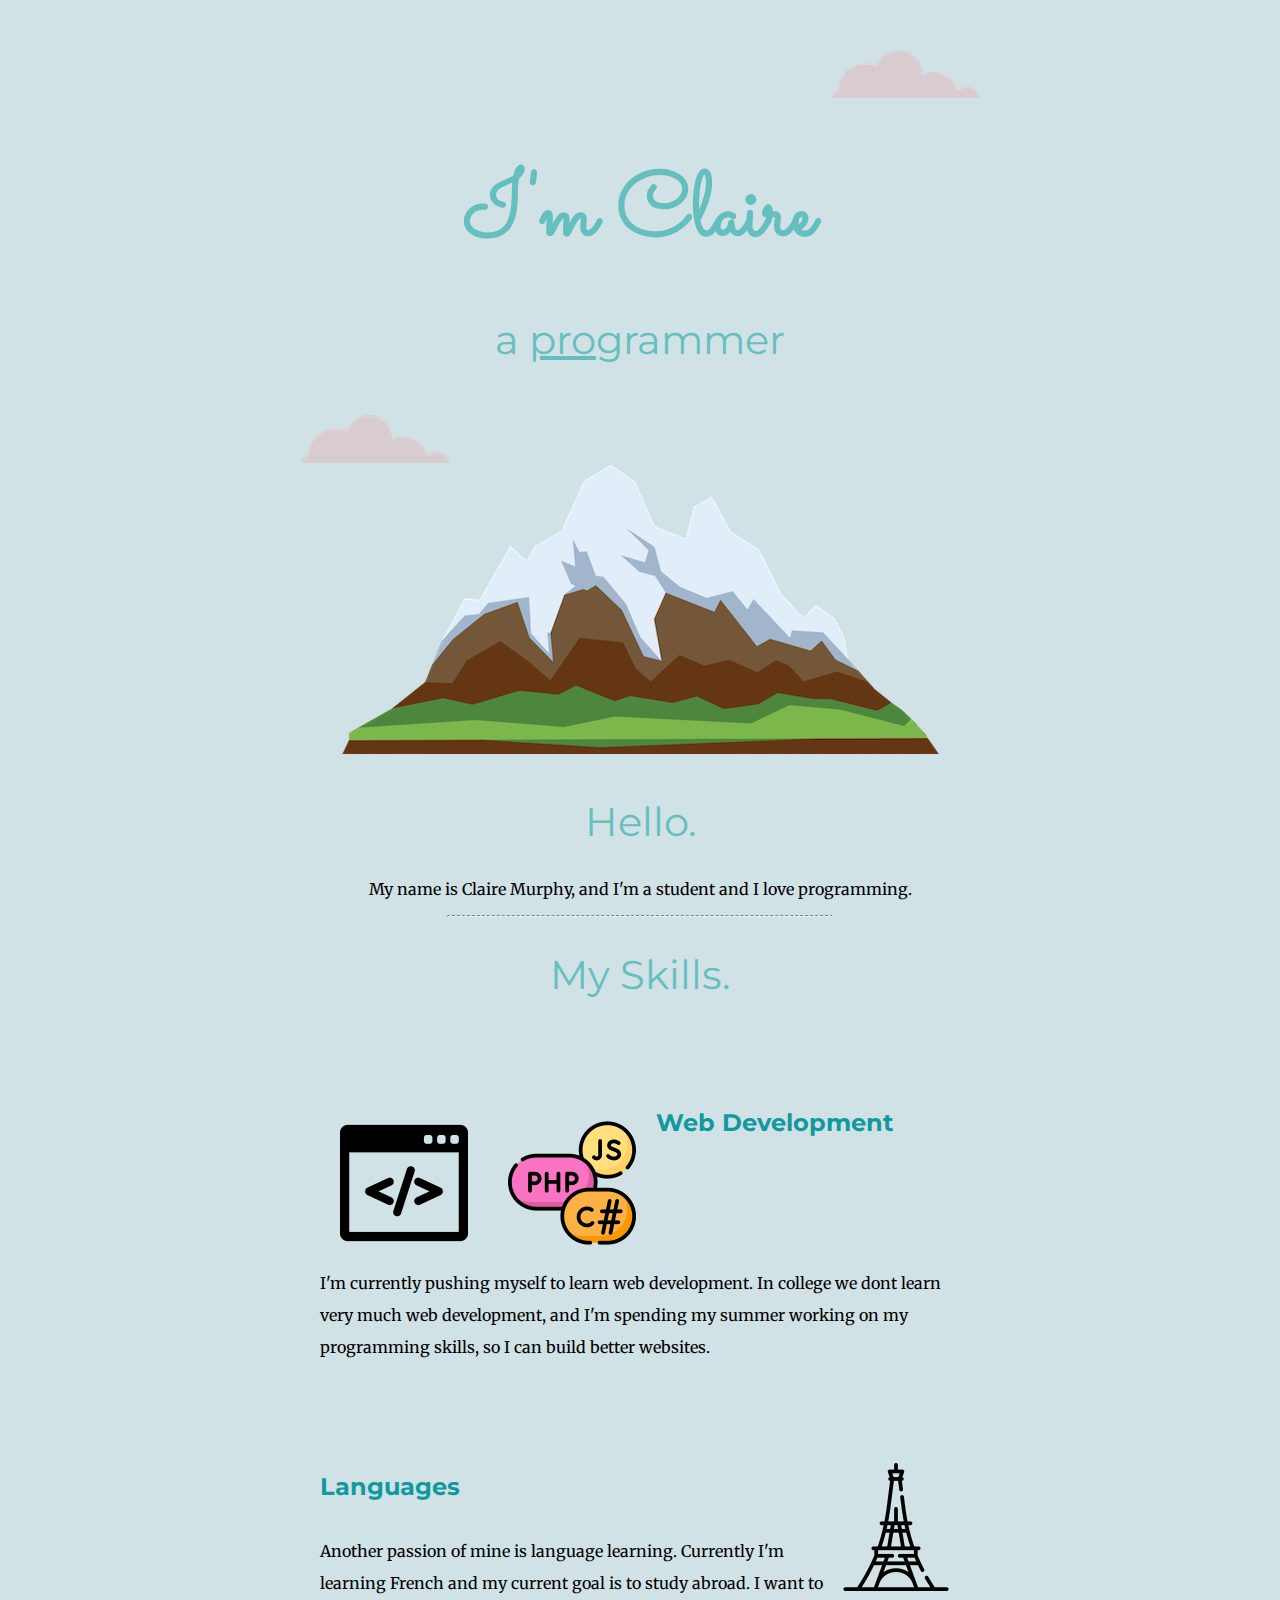
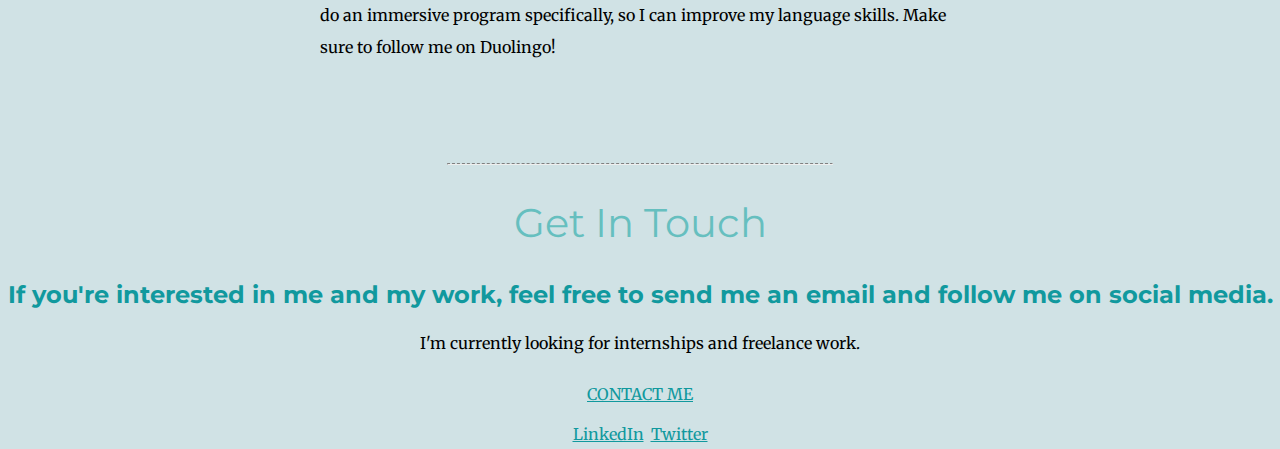
<file: index.html>
<!DOCTYPE html>
<html lang="en">
<head>
    <meta charset="UTF-8">
    <meta http-equiv="X-UA-Compatible" content="IE=edge">
    <meta name="viewport" content="width=device-width, initial-scale=1.0">
    <link rel="stylesheet" href="styles.css">
    <link rel="preconnect" href="https://fonts.googleapis.com">
<link rel="preconnect" href="https://fonts.gstatic.com" crossorigin>
<link href="https://fonts.googleapis.com/css2?family=Merriweather&family=Montserrat&family=Sacramento&display=swap" rel="stylesheet">
    <title>Claire Murphy</title>
</head>
<body>
    <!--A div is a content division element-->
    <div class="top">
        <img class="top-cloud" src="cloud.png" alt="cloud-img">
        <h1>I'm Claire</h1>
        <h2>a <span id="pro">pro</span>grammer</h2>
        <img class="bottom-cloud"src="cloud.png" alt="cloud-img">
        <img src="mountain.png" alt="mountain-img">
        
    </div>
    <div class="middle-container">
        <div class="profile">
          <!-- <iframe src="https://giphy.com/embed/3OvuH0GxGvbiakzthp" width="480" height="480" frameBorder="0" class="giphy-embed" allowFullScreen></iframe><p></p> -->
          <!-- could probably make this myself -->
          <h2>Hello.</h2>
          <p>My name is Claire Murphy, and I'm a student and I love programming.</p>
        </div>
        <hr>
        <div class="skills">
          <h2>My Skills.</h2>
          <div class="skill-row">
            <!-- <a href="https://www.flaticon.com/free-icons/coding" title="coding icons">Coding icons created by Freepik - Flaticon</a> -->
            <img class= "coding-skills" width= "20%"src="window.png" alt="window-photo">
            <img class="coding-skills" width="20%" class="web-dev-img" src="coding-language.png" alt="photo">
            <h3>Web Development</h3>
            <p class="code-skill-desc">I'm currently pushing myself to learn web development. In college we dont learn very much web development, and I'm spending my summer working on my programming skills, so I can build better websites.</p>
          </div>
          <div class="skill-row">
            <img margin= "10px"width="20%" class="tower" src="eiffel-tower.png" alt="">
            <h3>Languages</h3>
            <p class="language-desc">Another passion of mine is language learning. Currently I'm learning French and my current goal is to study abroad. I want to do an immersive program specifically, so I can improve my language skills. Make sure to follow me on Duolingo!  </p>
            <!-- <a href="https://www.flaticon.com/free-icons/france" title="france icons">France icons created by Freepik - Flaticon</a> -->
          </div>
        </div>
        <hr>
        <div class="contact-me">
          <h2>Get In Touch</h2>
          <h3>If you're interested in me and my work, feel free to send me an email and follow me on social media.</h3>
          <p>I'm currently looking for internships and freelance work.</p>
          <a class="btn" href="mailto:murphyclaire91@gmail.com">CONTACT ME</a>
        </div>
      </div>
      
      
      <div class="bottom-container">
        <a class="footer-link" href="https://www.linkedin.com/">LinkedIn</a>
        <a class="footer-link" href="https://twitter.com/">Twitter</a>
        <a class="footer-link" href="'>Website</a>
        <p>© Claire Murphy.</p>
      </div>
      
    <!--When you add padding it gives space in the container content, but doesnt affect background image or content-->
 
    
</body>
</html>
</file>
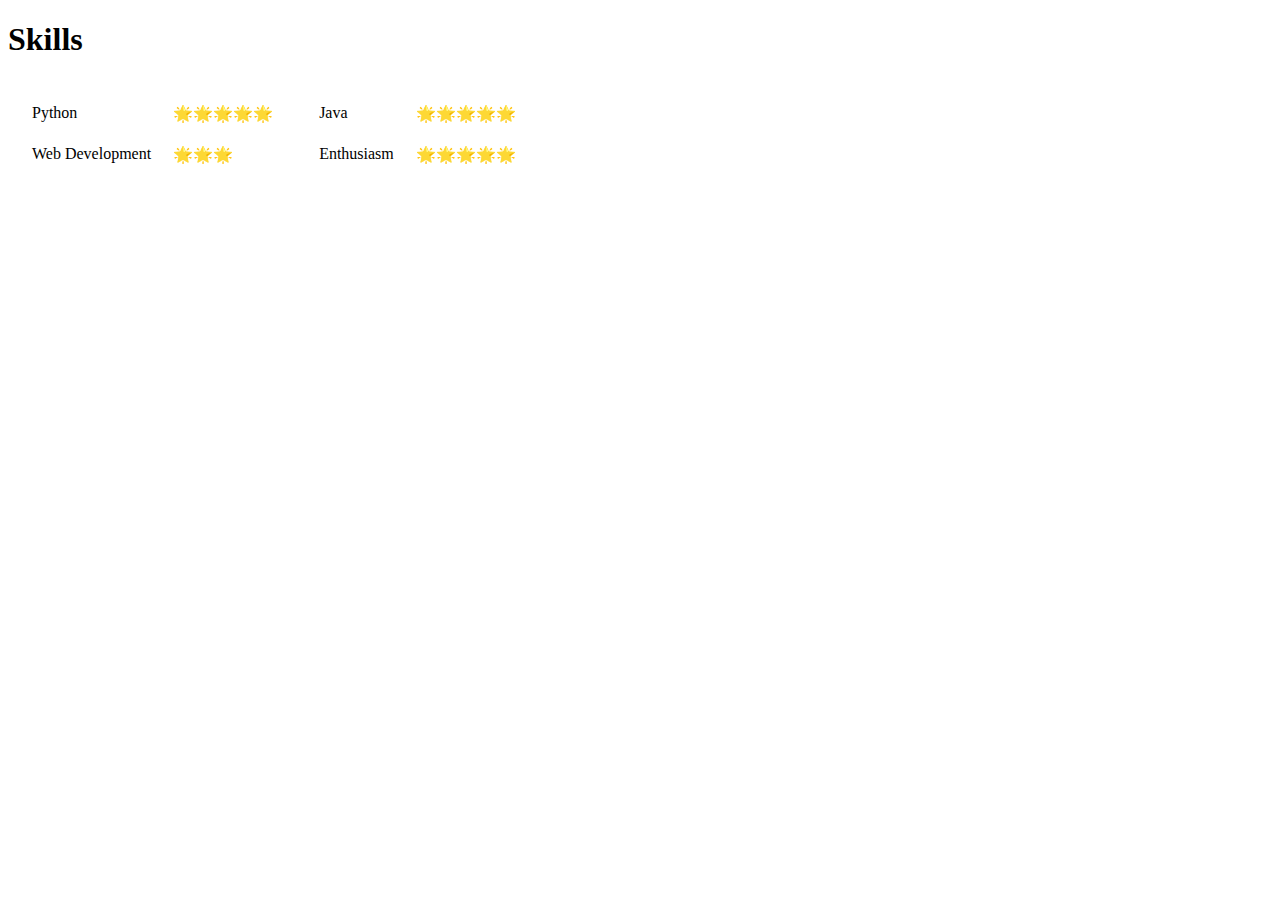
<file: skills.html>
<!DOCTYPE html>
<html lang="en">
<head>
    <meta charset="UTF-8">
    <meta http-equiv="X-UA-Compatible" content="IE=edge">
    <meta name="viewport" content="width=device-width, initial-scale=1.0">
    <title>My Skills</title>
</head>
<body>
    <h1>Skills</h1>
    <table>
        <tr>
            <td> 
                <table cellspacing="20">
                    <tr>
                        <td>Python</td>
                        <td>🌟🌟🌟🌟🌟</td>
                    </tr>
                    <tr>
                        <td>Web Development</td>
                        <td>🌟🌟🌟</td>
                    </tr>
            
                </table></td>
            <td> 
                <table cellspacing="20">
                    <tr>
                        <td>Java</td>
                        <td>🌟🌟🌟🌟🌟</td>
                    </tr>
                    <tr>
                        <td>Enthusiasm</td>
                        <td>🌟🌟🌟🌟🌟</td>
                    </tr>
            
                </table></td>
        </tr>
   
</body>
<!--This is a nested table! very confusing. You shouldnt use html to style websites!-->
</html>
</file>
<file: styles.css>
body {
    margin: 0px;
    text-align: center;
    font-family:'Merriweather', serif;
    font-size: 2rem;
    background-color: #d0e2e5;
}
h1 {
    /* Use font percentage to keep fonts dynamic. You can also use em to keep a dynamic size. 1em = 16px = 100% */
    font-size: 5.625rem;
    margin: 50px auto 0 auto;
    font-family: 'Sacramento', cursive;
    color:#66BFBF;
  

}
p {
    clear: left;
    font-size: 1rem;
    
}
h2 {
    font-family: 'Montserrat', sans-serif;
    font-size: 2.5rem;
    color:#66BFBF;
    font-weight: normal;
}
h3 {
    font-family: 'Montserrat', sans-serif;
    color:#11999E;
    font-size: 1.5rem;
}
a {
    color:#11999E;
    font-size: 1rem;
 }

.top {

    background-color: #d0e2e5;
    position: relative;
    padding-top: 100px;

}

#pro {
    text-decoration: underline;
}
.bottom-cloud {
    position: absolute;
    left: 300px;
    bottom: 300px;
    
}
.top-cloud {
    position: absolute;
    right: 300px;
    top: 50px;
    
}
.profile-pic {
    margin: 20px;
    border-radius: 100%;
    width: 20%;
}

.coding-skills {
    margin: 20px;
    float: left;
}
.skill-row {
    width: 50%;
    margin: 100px auto;
    text-align: left;
    /* Text align also changes positon of the images not just text */
    line-height: 2;
}
.tower {
    float: right;
}
hr {
    width: 30%;
    border-top: 1px dashed grey;
}
</file>
